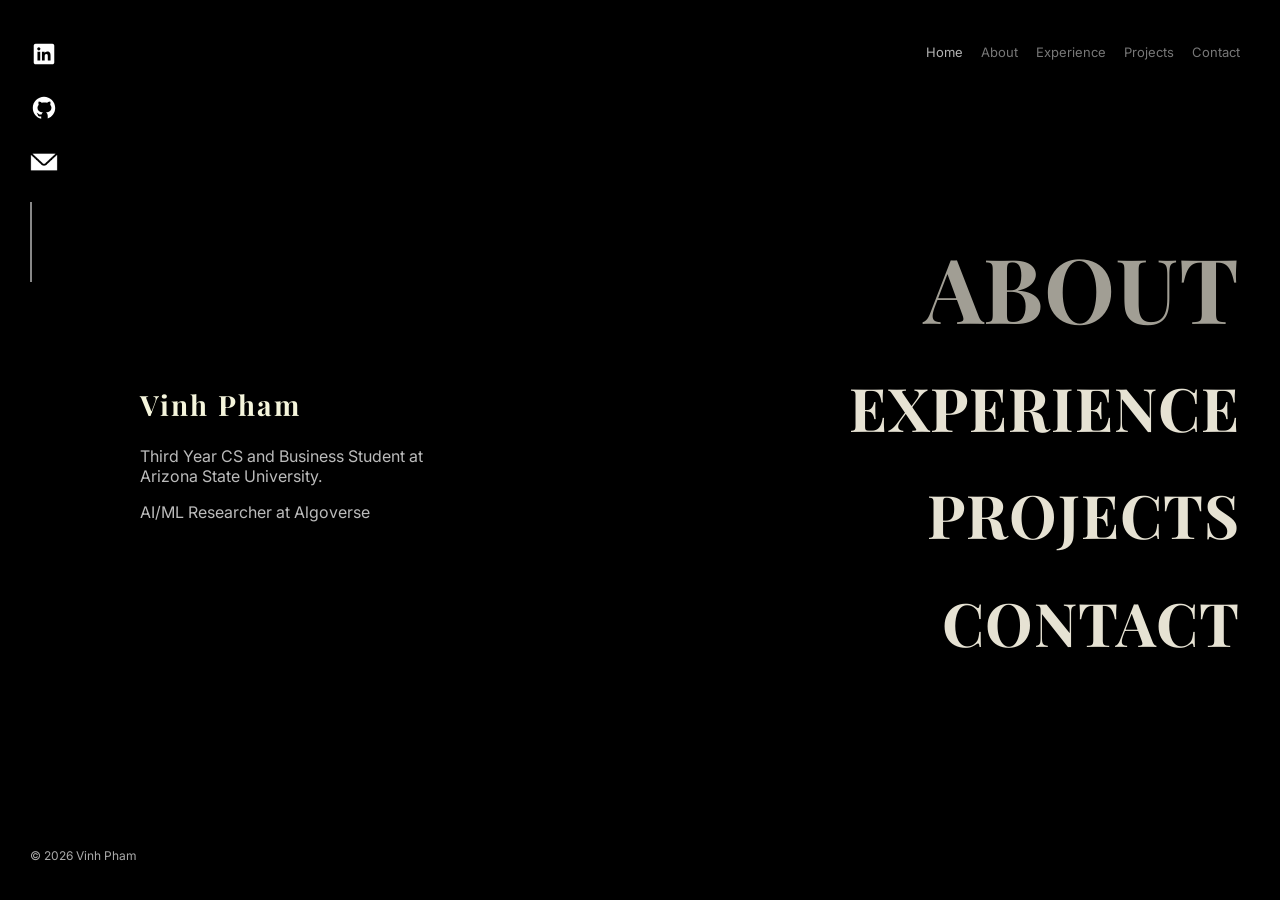
<file: index.html>
<!doctype html>
<html lang="en">
  <head>
    <meta charset="UTF-8" />
    <meta name="viewport" content="width=device-width, initial-scale=1.0" />
    <meta
      name="description"
      content="Portfolio of Vinh Pham showcasing projects, experience, and skills in software development and AI."
    />
    <meta
      name="keywords"
      content="portfolio, software developer, AI, machine learning, projects"
    />
    <meta name="author" content="Vinh Pham" />
    <title>Vinh Pham</title>
    <link rel="stylesheet" href="styles.css" />
    <link
      href="https://fonts.googleapis.com/css2?family=Inter:wght@300;400;500&family=Playfair+Display:wght@400;600&display=swap"
      rel="stylesheet"
    />
    <link rel="icon" type="image/png" href="images/favicon.png" />
    <!-- Google tag (gtag.js) -->
    <script
      async
      src="https://www.googletagmanager.com/gtag/js?id=G-CJFFTDX74D"
    ></script>
    <script>
      window.dataLayer = window.dataLayer || [];
      function gtag() {
        dataLayer.push(arguments);
      }
      gtag("js", new Date());

      gtag("config", "G-CJFFTDX74D");
    </script>
  </head>
  <!-- Updated Image Names -->
  <body>
    <!-- NAV (minimal, top-right) -->
    <nav class="top-nav">
      <ul>
        <li><a href="index.html" class="active">Home</a></li>
        <li><a href="about.html">About</a></li>
        <li><a href="experience.html">Experience</a></li>
        <li><a href="projects.html">Projects</a></li>
        <li><a href="contact.html">Contact</a></li>
      </ul>
    </nav>

    <!-- SIDE ICONS -->
    <div class="side-icons">
      <a
        href="https://www.linkedin.com/in/vinhhphvm/"
        target="_blank"
        rel="noopener noreferrer"
      >
        <img src="images/LinkedIn.svg" alt="LinkedIn" />
      </a>
      <a
        href="https://github.com/vinhhphvm"
        target="_blank"
        rel="noopener noreferrer"
      >
        <img src="images/GitHub.svg" alt="GitHub" />
      </a>
      <a href="contact.html">
        <img src="images/email.png" alt="Email" />
      </a>
    </div>

    <main>
      <section class="hero-split hero-home">
        <!-- LEFT -->
        <div class="hero-left">
          <div>
            <h1>Vinh Pham</h1>
            <p>
              Third Year CS and Business Student at Arizona State University.
            </p>
            <p>AI/ML Researcher at Algoverse</p>
          </div>
        </div>

        <!-- RIGHT -->
        <div class="hero-right">
          <h2><a href="about.html">ABOUT</a></h2>
          <h2><a href="experience.html">EXPERIENCE</a></h2>
          <h2><a href="projects.html">PROJECTS</a></h2>
          <h2><a href="contact.html">CONTACT</a></h2>
        </div>
      </section>
    </main>

    <!-- FOOTER -->
    <footer class="site-footer">
      <p>© 2026 Vinh Pham</p>
    </footer>
  </body>
</html>
</file>
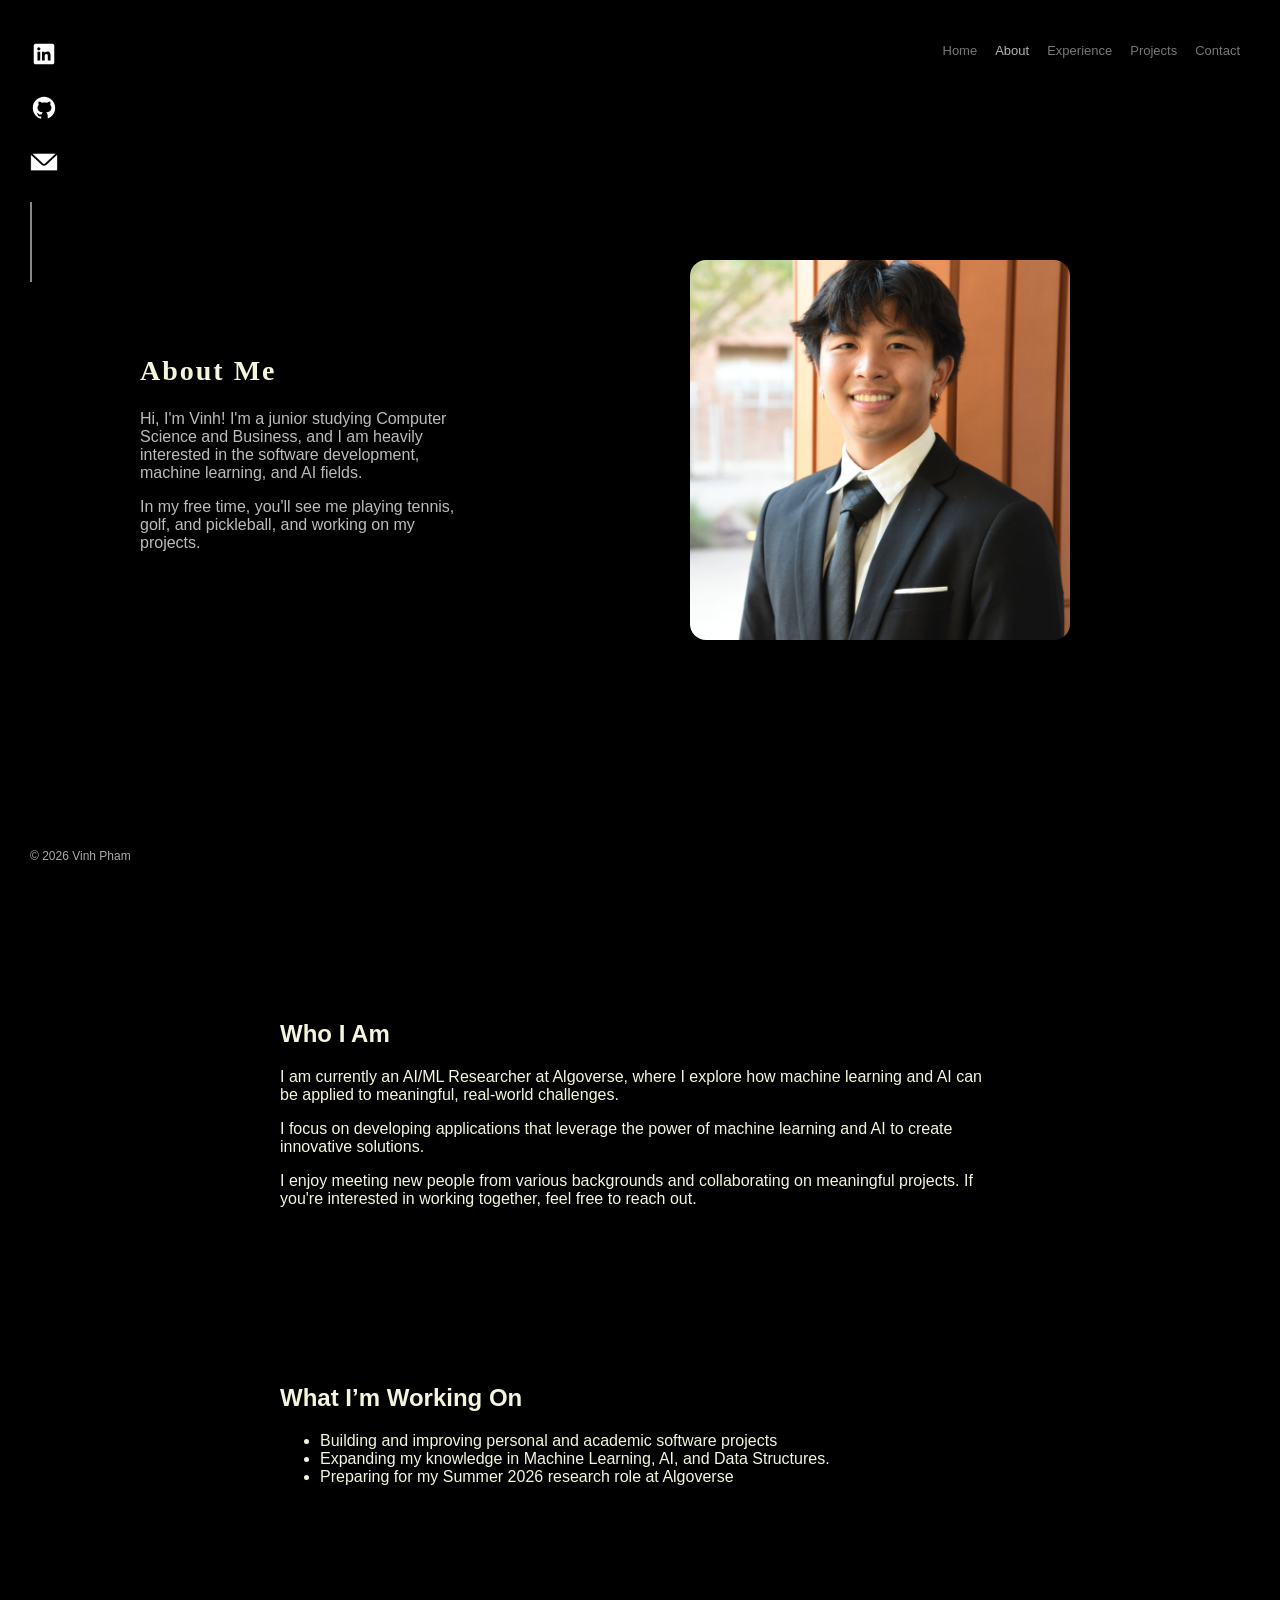
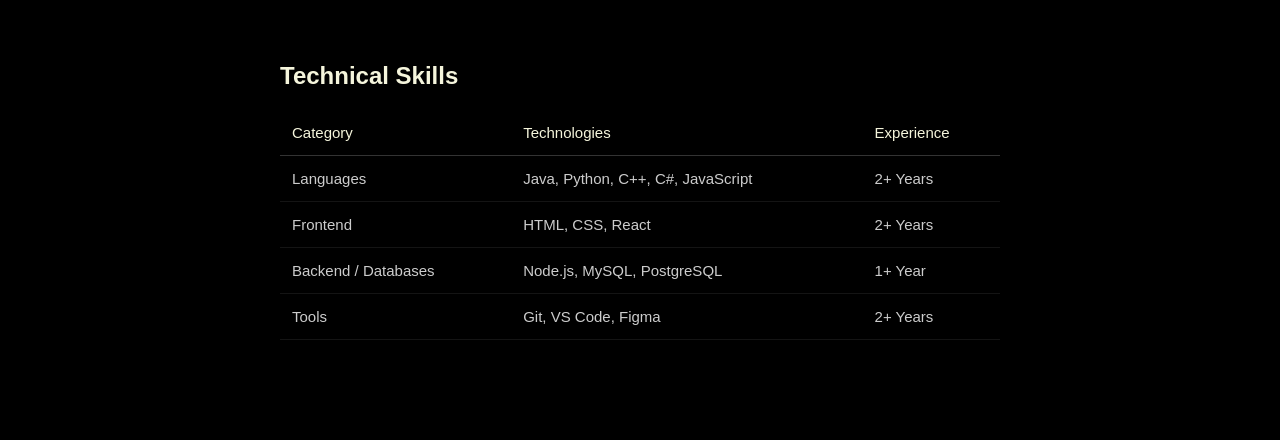
<file: about.html>
<!doctype html>
<html lang="en">
  <head>
    <meta charset="UTF-8" />
    <meta name="viewport" content="width=device-width, initial-scale=1.0" />
    <meta
      name="description"
      content="Portfolio of Vinh Pham showcasing projects, experience, and skills in software development and AI."
    />
    <meta
      name="keywords"
      content="portfolio, software developer, AI, machine learning, projects"
    />
    <meta name="author" content="Vinh Pham" />
    <title>Vinh Pham | About</title>
    <link rel="stylesheet" href="styles.css" />
    <link rel="icon" type="image/png" href="images/favicon.png" />
    <!-- Google tag (gtag.js) -->
    <script
      async
      src="https://www.googletagmanager.com/gtag/js?id=G-CJFFTDX74D"
    ></script>
    <script>
      window.dataLayer = window.dataLayer || [];
      function gtag() {
        dataLayer.push(arguments);
      }
      gtag("js", new Date());

      gtag("config", "G-CJFFTDX74D");
    </script>
  </head>

  <body>
    <!-- NAV -->
    <nav class="top-nav">
      <ul>
        <li><a href="index.html">Home</a></li>
        <li><a class="active" href="about.html">About</a></li>
        <li><a href="experience.html">Experience</a></li>
        <li><a href="projects.html">Projects</a></li>
        <li><a href="contact.html">Contact</a></li>
      </ul>
    </nav>

    <!-- SIDE ICONS -->
    <div class="side-icons">
      <a
        href="https://www.linkedin.com/in/vinhhphvm/"
        target="_blank"
        rel="noopener noreferrer"
      >
        <img src="images/LinkedIn.svg" alt="LinkedIn" />
      </a>
      <a
        href="https://github.com/vinhhphvm"
        target="_blank"
        rel="noopener noreferrer"
      >
        <img src="images/GitHub.svg" alt="GitHub" />
      </a>
      <a href="contact.html">
        <img src="images/email.png" alt="Email" />
      </a>
    </div>

    <main>
      <!-- HERO TITLE -->
      <section class="hero-split">
        <div class="hero-left">
          <div>
            <h1>About Me</h1>
            <p>
              Hi, I'm Vinh! I'm a junior studying Computer Science and Business,
              and I am heavily interested in the software development, machine
              learning, and AI fields.
            </p>
            <p>
              In my free time, you'll see me playing tennis, golf, and
              pickleball, and working on my projects.
            </p>
          </div>
        </div>

        <div class="hero-right about-right">
          <img
            src="images/Headshot.jpg"
            alt="Profile Picture"
            class="about-img"
          />
        </div>
      </section>

      <!-- MAIN CONTENT -->
      <section class="content-section fade-in">
        <h2>Who I Am</h2>
        <p>
          I am currently an AI/ML Researcher at Algoverse, where I explore how
          machine learning and AI can be applied to meaningful, real-world
          challenges.
        </p>
        <p>
          I focus on developing applications that leverage the power of machine
          learning and AI to create innovative solutions.
        </p>

        <p>
          I enjoy meeting new people from various backgrounds and collaborating
          on meaningful projects. If you're interested in working together, feel
          free to reach out.
        </p>
      </section>

      <section class="content-section fade-in">
        <h2>What I’m Working On</h2>
        <ul>
          <li>
            Building and improving personal and academic software projects
          </li>
          <li>
            Expanding my knowledge in Machine Learning, AI, and Data Structures.
          </li>
          <li>Preparing for my Summer 2026 research role at Algoverse</li>
        </ul>
      </section>

      <section class="content-section fade-in">
        <h2>Technical Skills</h2>

        <table class="skills-table">
          <tr>
            <th>Category</th>
            <th>Technologies</th>
            <th>Experience</th>
          </tr>

          <tr>
            <td>Languages</td>
            <td>Java, Python, C++, C#, JavaScript</td>
            <td>2+ Years</td>
          </tr>

          <tr>
            <td>Frontend</td>
            <td>HTML, CSS, React</td>
            <td>2+ Years</td>
          </tr>

          <tr>
            <td>Backend / Databases</td>
            <td>Node.js, MySQL, PostgreSQL</td>
            <td>1+ Year</td>
          </tr>

          <tr>
            <td>Tools</td>
            <td>Git, VS Code, Figma</td>
            <td>2+ Years</td>
          </tr>
        </table>
      </section>
    </main>

    <!-- FOOTER -->
    <footer class="site-footer">
      <p>© 2026 Vinh Pham</p>
    </footer>

    <!-- PAGE TRANSITION SCRIPT -->
    <script>
      document.querySelectorAll("a").forEach((link) => {
        link.addEventListener("click", function (e) {
          if (this.href && this.href.includes(".html")) {
            e.preventDefault();
            document.body.classList.add("fade-out");

            setTimeout(() => {
              window.location = this.href;
            }, 300);
          }
        });
      });
    </script>

    <script>
      const elements = document.querySelectorAll(".fade-in");

      const observer = new IntersectionObserver(
        (entries) => {
          entries.forEach((entry) => {
            if (entry.isIntersecting) {
              entry.target.classList.add("show");
            }
          });
        },
        { threshold: 0.2 },
      );

      elements.forEach((el) => observer.observe(el));
    </script>
  </body>
</html>
</file>
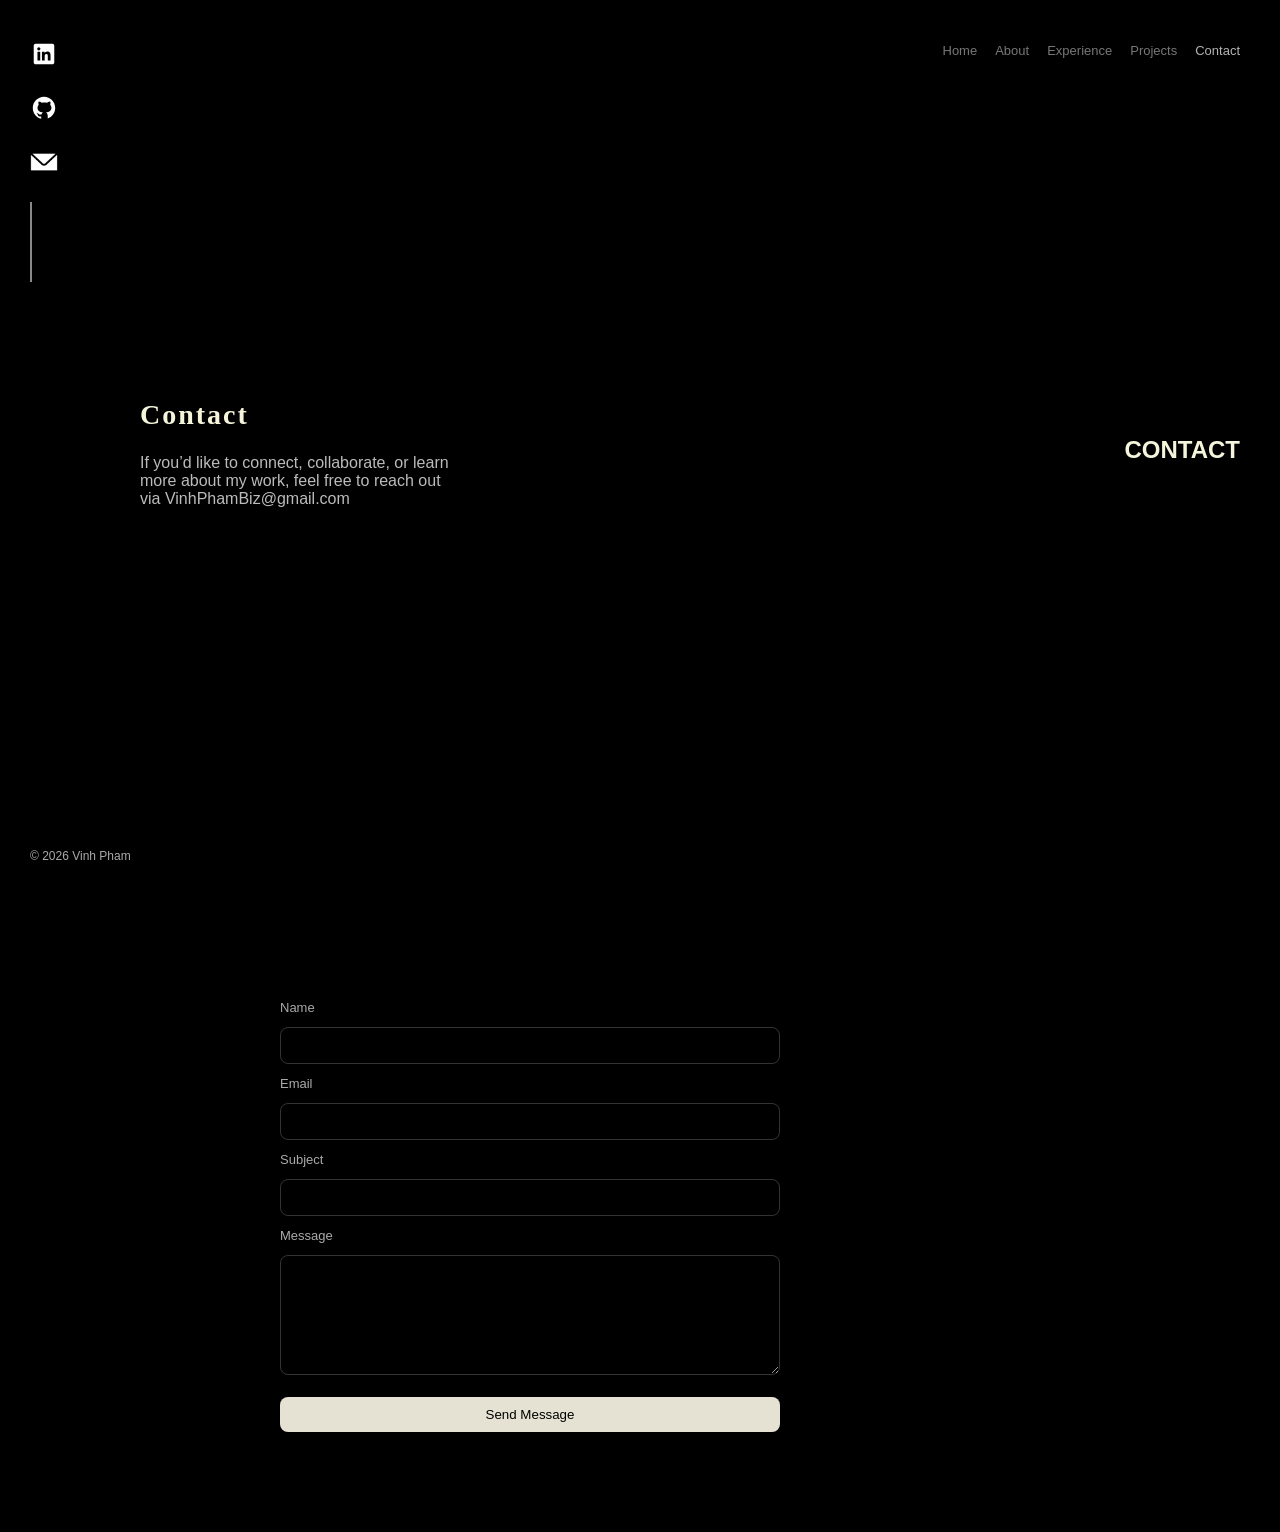
<file: contact.html>
<!doctype html>
<html lang="en">
  <head>
    <meta charset="UTF-8" />
    <meta name="viewport" content="width=device-width, initial-scale=1.0" />
    <meta
      name="description"
      content="Portfolio of Vinh Pham showcasing projects, experience, and skills in software development and AI."
    />
    <meta
      name="keywords"
      content="portfolio, software developer, AI, machine learning, projects"
    />
    <meta name="author" content="Vinh Pham" />
    <title>Vinh Pham | Contact</title>
    <link rel="stylesheet" href="styles.css" />
    <link rel="icon" type="image/png" href="images/favicon.png" />
    <!-- Google tag (gtag.js) -->
    <script
      async
      src="https://www.googletagmanager.com/gtag/js?id=G-CJFFTDX74D"
    ></script>
    <script>
      window.dataLayer = window.dataLayer || [];
      function gtag() {
        dataLayer.push(arguments);
      }
      gtag("js", new Date());

      gtag("config", "G-CJFFTDX74D");
    </script>
  </head>

  <body>
    <!-- NAV -->
    <nav class="top-nav">
      <ul>
        <li><a href="index.html">Home</a></li>
        <li><a href="about.html">About</a></li>
        <li><a href="experience.html">Experience</a></li>
        <li><a href="projects.html">Projects</a></li>
        <li><a class="active" href="contact.html">Contact</a></li>
      </ul>
    </nav>

    <!-- SIDE ICONS -->
    <div class="side-icons">
      <a href="https://www.linkedin.com/in/vinhhphvm/" target="_blank">
        <img src="images/LinkedIn.svg" />
      </a>
      <a href="https://github.com/vinhhphvm" target="_blank">
        <img src="images/GitHub.svg" />
      </a>
      <a href="contact.html">
        <img src="images/email.png" />
      </a>
    </div>

    <main>
      <!-- HERO -->
      <section class="hero-split">
        <div class="hero-left">
          <h1>Contact</h1>
          <p>
            If you’d like to connect, collaborate, or learn more about my work,
            feel free to reach out via VinhPhamBiz@gmail.com
          </p>
        </div>

        <div class="hero-right">
          <h2>CONTACT</h2>
        </div>
      </section>

      <!-- FORM -->
      <section class="content-section fade-in">
        <form class="contact-form" action="#">
          <label for="name">Name</label>
          <input type="text" id="name" name="name" required />

          <label for="email">Email</label>
          <input type="email" id="email" name="email" required />

          <label for="subject">Subject</label>
          <input type="text" id="subject" name="subject" required />

          <label for="message">Message</label>
          <textarea id="message" name="message" required></textarea>

          <button type="submit">Send Message</button>
        </form>
      </section>
    </main>

    <!-- FOOTER -->
    <footer class="site-footer">
      <p>© 2026 Vinh Pham</p>
    </footer>

    <!-- TRANSITION + SCROLL ANIMATION -->
    <script>
      document.querySelectorAll("a").forEach((link) => {
        link.addEventListener("click", function (e) {
          if (this.href && this.href.includes(".html")) {
            e.preventDefault();
            document.body.classList.add("fade-out");

            setTimeout(() => {
              window.location = this.href;
            }, 300);
          }
        });
      });

      const elements = document.querySelectorAll(".fade-in");

      const observer = new IntersectionObserver(
        (entries) => {
          entries.forEach((entry) => {
            if (entry.isIntersecting) {
              entry.target.classList.add("show");
            }
          });
        },
        { threshold: 0.2 },
      );

      elements.forEach((el) => observer.observe(el));
    </script>
  </body>
</html>
</file>
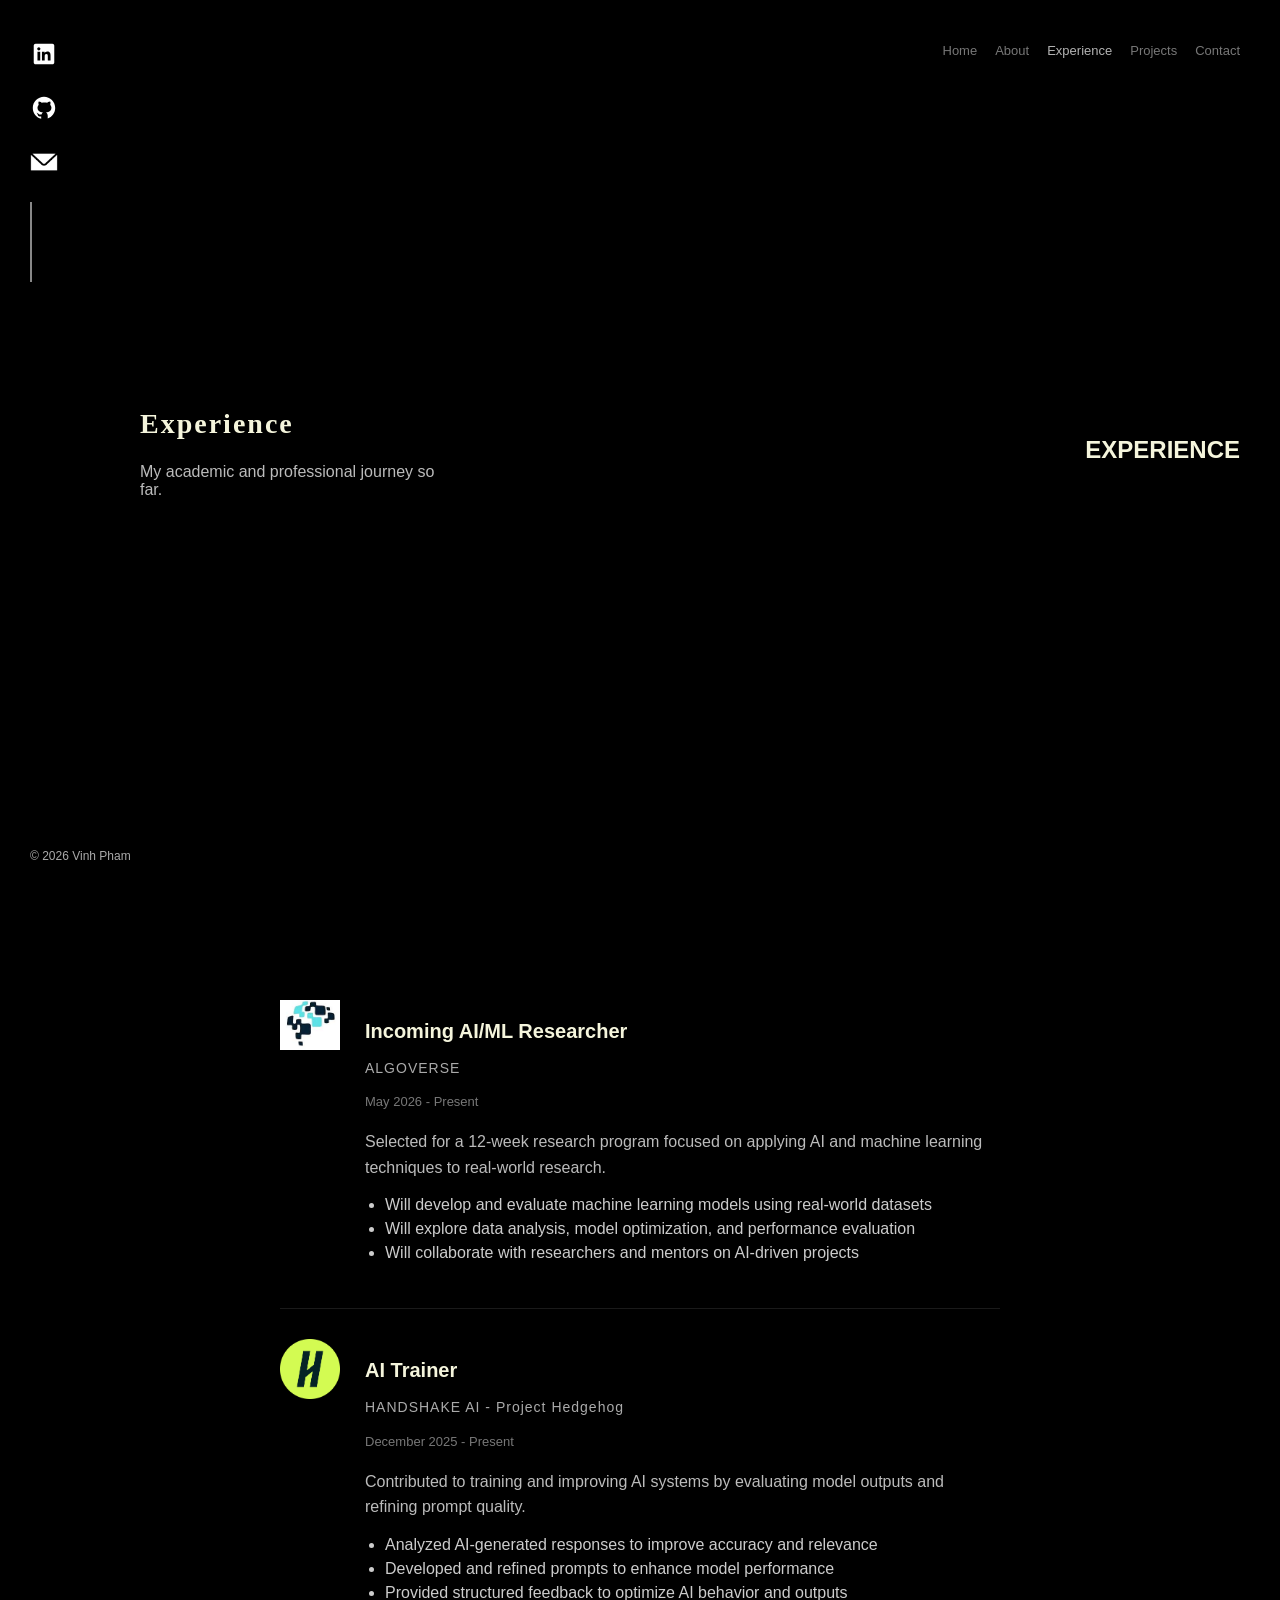
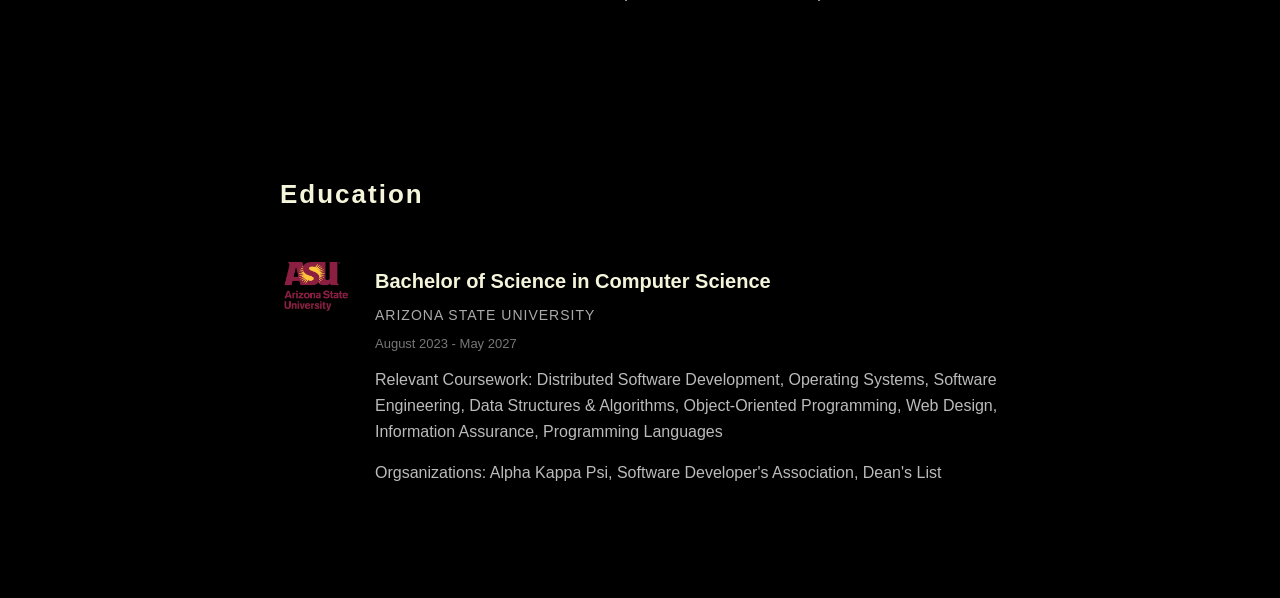
<file: experience.html>
<!doctype html>
<html lang="en">
  <head>
    <meta charset="UTF-8" />
    <meta name="viewport" content="width=device-width, initial-scale=1.0" />
    <meta
      name="description"
      content="Portfolio of Vinh Pham showcasing projects, experience, and skills in software development and AI."
    />
    <meta
      name="keywords"
      content="portfolio, software developer, AI, machine learning, projects"
    />
    <meta name="author" content="Vinh Pham" />
    <title>Vinh Pham | Experience</title>
    <link rel="stylesheet" href="styles.css" />
    <link rel="icon" type="image/png" href="images/favicon.png" />
    <!-- Google tag (gtag.js) -->
    <script
      async
      src="https://www.googletagmanager.com/gtag/js?id=G-CJFFTDX74D"
    ></script>
    <script>
      window.dataLayer = window.dataLayer || [];
      function gtag() {
        dataLayer.push(arguments);
      }
      gtag("js", new Date());

      gtag("config", "G-CJFFTDX74D");
    </script>
  </head>

  <body>
    <!-- NAV -->
    <nav class="top-nav">
      <ul>
        <li><a href="index.html">Home</a></li>
        <li><a href="about.html">About</a></li>
        <li><a class="active" href="experience.html">Experience</a></li>
        <li><a href="projects.html">Projects</a></li>
        <li><a href="contact.html">Contact</a></li>
      </ul>
    </nav>

    <!-- SIDE ICONS -->
    <div class="side-icons">
      <a href="https://www.linkedin.com/in/vinhhphvm/" target="_blank">
        <img src="images/LinkedIn.svg" />
      </a>
      <a href="https://github.com/vinhhphvm" target="_blank">
        <img src="images/GitHub.svg" />
      </a>
      <a href="contact.html">
        <img src="images/email.png" />
      </a>
    </div>

    <main>
      <!-- HERO -->
      <section class="hero-split">
        <div class="hero-left">
          <h1>Experience</h1>
          <p>My academic and professional journey so far.</p>
        </div>

        <div class="hero-right">
          <h2>EXPERIENCE</h2>
        </div>
      </section>

      <section class="content-section fade-in">
        <!-- Job 1 -->
        <div class="experience-row">
          <div class="experience-logo">
            <img src="images/algoverse.jpeg" alt="Algoverse Logo" />
          </div>

          <div class="experience-text">
            <h3>Incoming AI/ML Researcher</h3>
            <p class="company">ALGOVERSE</p>
            <p class="date">May 2026 - Present</p>

            <p>
              Selected for a 12-week research program focused on applying AI and
              machine learning techniques to real-world research.
            </p>

            <ul>
              <li>
                Will develop and evaluate machine learning models using
                real-world datasets
              </li>
              <li>
                Will explore data analysis, model optimization, and performance
                evaluation
              </li>
              <li>
                Will collaborate with researchers and mentors on AI-driven
                projects
              </li>
            </ul>
          </div>
        </div>

        <!-- Divider -->
        <div class="exp-divider"></div>

        <!-- Job 2 -->
        <div class="experience-row">
          <div class="experience-logo">
            <img src="images/handshake.png" alt="Handshake Logo" />
          </div>

          <div class="experience-text">
            <h3>AI Trainer</h3>
            <p class="company">HANDSHAKE AI - Project Hedgehog</p>
            <p class="date">December 2025 - Present</p>

            <p>
              Contributed to training and improving AI systems by evaluating
              model outputs and refining prompt quality.
            </p>

            <ul>
              <li>
                Analyzed AI-generated responses to improve accuracy and
                relevance
              </li>
              <li>
                Developed and refined prompts to enhance model performance
              </li>
              <li>
                Provided structured feedback to optimize AI behavior and outputs
              </li>
            </ul>
          </div>
        </div>
      </section>

      <section class="content-section fade-in">
        <h2 class="education-title">Education</h2>

        <div class="education-row">
          <!-- LEFT: LOGO -->
          <div class="education-logo">
            <img src="images/asu.png" alt="ASU Logo" />
          </div>

          <!-- RIGHT: TEXT -->
          <div class="education-text">
            <h3>Bachelor of Science in Computer Science</h3>
            <p class="school">ARIZONA STATE UNIVERSITY</p>
            <p class="date">August 2023 - May 2027</p>

            <p class="coursework">
              Relevant Coursework: Distributed Software Development, Operating
              Systems, Software Engineering, Data Structures & Algorithms,
              Object-Oriented Programming, Web Design, Information Assurance,
              Programming Languages
            </p>

            <p class="coursework">
              Orgsanizations: Alpha Kappa Psi, Software Developer's Association,
              Dean's List
            </p>
          </div>
        </div>
      </section>
    </main>

    <!-- FOOTER -->
    <footer class="site-footer">
      <p>© 2026 Vinh Pham</p>
    </footer>

    <!-- ANIMATIONS -->
    <script>
      document.querySelectorAll("a").forEach((link) => {
        link.addEventListener("click", function (e) {
          if (this.href && this.href.includes(".html")) {
            e.preventDefault();
            document.body.classList.add("fade-out");

            setTimeout(() => {
              window.location = this.href;
            }, 300);
          }
        });
      });

      const elements = document.querySelectorAll(".fade-in");

      const observer = new IntersectionObserver(
        (entries) => {
          entries.forEach((entry) => {
            if (entry.isIntersecting) {
              entry.target.classList.add("show");
            }
          });
        },
        { threshold: 0.2 },
      );

      elements.forEach((el) => observer.observe(el));
    </script>
  </body>
</html>
</file>
<file: styles.css>
* {
  box-sizing: border-box;
}

/* =========================
   BODY + PAGE TRANSITIONS
========================= */
body {
  margin: 0;
  opacity: 0;
  font-family: "Inter", sans-serif;
  background: #000;
  color: #f5f5dc;
  animation: fadeIn 0.3s ease forwards;
  transition: opacity 0.3s ease;
}

body.fade-out {
  opacity: 0;
}

/* =========================
   HERO
========================= */

a {
  color: inherit;
  text-decoration: none;
}
.hero-split {
  display: grid;
  grid-template-columns: 1fr 1.5fr;
  min-height: 100vh;
  align-items: center;
  padding: 40px;
}

.hero-left {
  padding-left: 100px;
  max-width: 420px;
}

.hero-left h1 {
  font-family: "Playfair Display", serif;
  font-size: 28px;
  letter-spacing: 2px;
}

.hero-left p {
  color: #bbb;
}

/* =========================
   HERO RIGHT (HOME ONLY)
========================= */
.hero-right {
  text-align: right;
  display: flex;
  flex-direction: column;
  gap: 10px;
}

.hero-right a {
  font-family: "Playfair Display", serif;
  display: inline-block;
  text-decoration: none;
  color: #e6e2d3;

  font-size: clamp(40px, 6vw, 60px);
  letter-spacing: 1px;
  line-height: 0.9;

  transition:
    transform 0.3s ease,
    opacity 0.3s ease,
    color 0.3s ease;
}

.hero-right a:hover {
  transform: translateX(20px);
  opacity: 1;
  color: #ffffff;
}

.hero-right:hover a {
  opacity: 0.3;
}

.hero-right a:hover {
  opacity: 1;
}

.hero-right h2:first-child a {
  opacity: 0.7;
  font-size: clamp(45px, 7vw, 90px);
}

/* RIGHT SIDE (ABOUT PAGE ONLY) */
.about-right {
  display: flex;
  justify-content: center;
  align-items: center;
  padding: 40px;
}

/* HEADSHOT */
.about-img {
  width: 100%;
  max-width: 380px; /* controls size */
  height: auto;

  border-radius: 16px;
  object-fit: cover;

  box-shadow: 0 20px 60px rgba(0, 0, 0, 0.6);

  transition: all 0.4s ease;
}

/* hover */
.about-img:hover {
  transform: scale(1.03);
  box-shadow: 0 25px 80px rgba(0, 0, 0, 0.8);
}

/* =========================
   SKILLS TABLE 
========================= */
.skills-table {
  width: 100%;
  border-collapse: collapse;
  margin-top: 20px;
  font-size: 15px;
}

.skills-table th,
.skills-table td {
  padding: 14px 12px;
  text-align: left;
}

.skills-table th {
  color: #f5f5dc;
  font-weight: 500;
  border-bottom: 1px solid rgba(255, 255, 255, 0.2);
}

.skills-table td {
  color: #ccc;
  border-bottom: 1px solid rgba(255, 255, 255, 0.08);
}

/* hover row */
.skills-table tr:hover td {
  background: rgba(255, 255, 255, 0.05);
}

/* =========================
   SCROLL FADE-IN 
========================= */
.fade-in {
  opacity: 0;
  transform: translateY(40px);
  transition:
    opacity 0.6s ease,
    transform 0.6s ease;
}

.fade-in.show {
  opacity: 1;
  transform: translateY(0);
}

/* =========================
   NAV
========================= */
.top-nav {
  position: fixed;
  top: 25px;
  right: 40px;
  z-index: 1000;
  opacity: 0.7;
}

.top-nav ul {
  display: flex;
  gap: 18px;
  list-style: none;
}

.top-nav a {
  color: #aaa;
  text-decoration: none;
  font-size: 13px;
}

.top-nav a:hover,
.top-nav a.active {
  color: #fff;
}

/* =========================
   SIDE ICONS
========================= */
.side-icons {
  position: fixed;
  top: 40px;
  left: 30px;
  display: flex;
  flex-direction: column;
  gap: 22px;
}

.side-icons img {
  width: 28px;
  transition: 0.3s;
}

.side-icons img:hover {
  transform: scale(1.2);
  filter: brightness(1.2);
}

.side-icons::after {
  content: "";
  width: 2px;
  height: 80px;
  background: #888;
}

/* =========================
   PROJECTS PAGE ONLY
========================= */
.projects-page .project-grid {
  display: grid;
  grid-template-columns: repeat(3, 1fr);
  gap: 30px;
  padding: 60px 40px;
}

.projects-page .project-card {
  display: block;
  padding: 20px;
  border-radius: 14px;
  text-decoration: none;
  color: inherit;
  position: relative;

  background: rgba(255, 255, 255, 0.02);
  border: 1px solid rgba(255, 255, 255, 0.08);

  transition: all 0.3s ease;

  /* animation ONLY on projects page */
  opacity: 0;
  transform: translateY(40px);
}

/* stagger */
.projects-page .project-grid.show .project-card {
  opacity: 1;
  transform: translateY(0);
  transition: all 0.6s ease;
}

.projects-page .project-grid.show .project-card:nth-child(1) {
  transition-delay: 0.1s;
}

.projects-page .project-grid.show .project-card:nth-child(2) {
  transition-delay: 0.25s;
}

.projects-page .project-grid.show .project-card:nth-child(3) {
  transition-delay: 0.4s;
}

/* image */
.projects-page .project-image {
  width: 100%;
  height: 200px; /* slightly taller for better fit */
  border-radius: 10px;
  overflow: hidden;
  margin-bottom: 15px;
  background: rgba(255, 255, 255, 0.05);
}

.projects-page .project-image img {
  width: 100%;
  height: 100%;
  object-fit: cover;
  object-position: center;
  padding: 0;
  filter: grayscale(100%);
  transition: 0.3s ease;
}

/* text */
.projects-page .project-card h3 {
  margin-bottom: 8px;
}

.projects-page .project-card p {
  color: #bbb;
  font-size: 14px;
}

/* hover reveal */
.projects-page .project-link {
  margin-top: 15px;
  font-size: 14px;
  color: #e6e2d3;
  opacity: 0;
  transform: translateX(-10px);
  transition: 0.3s;
}

.projects-page .project-card:hover .project-link {
  opacity: 1;
  transform: translateX(0);
}

/* hover effects */
.projects-page .project-card:hover {
  transform: translateY(-8px) scale(1.01);
  border-color: rgba(255, 255, 255, 0.3);
  box-shadow:
    0 0 40px rgba(230, 226, 211, 0.15),
    0 20px 60px rgba(0, 0, 0, 0.6);
}

.projects-page .project-card:hover img {
  filter: grayscale(0%);
  transform: scale(1.05);
}

.projects-page .project-card::before {
  content: "";
  position: absolute;
  inset: 0;
  background: radial-gradient(
    circle at top,
    rgba(255, 255, 255, 0.08),
    transparent 70%
  );
  opacity: 0;
  transition: 0.3s;
}

.projects-page .project-card:hover::before {
  opacity: 1;
}
/* =========================
   CONTENT SECTION
========================= */
.content-section {
  max-width: 800px;
  margin: 60px auto;
  padding: 40px;
}

/* =========================
   EXPERIENCE (MATCH EDUCATION)
========================= */

.experience-row {
  display: flex;
  gap: 25px;
  align-items: flex-start;
}

/* logo */
.experience-logo img {
  width: 60px;
  height: auto;
  object-fit: contain;
}

/* text */
.experience-text h3 {
  margin-bottom: 5px;
  font-size: 20px;
}

.experience-text .company {
  font-size: 14px;
  letter-spacing: 1px;
  color: #aaa;
  margin-bottom: 5px;
}

.experience-text .date {
  font-size: 13px;
  color: #777;
  margin-bottom: 10px;
}

.experience-text p {
  color: #bbb;
  line-height: 1.6;
}

.experience-text ul {
  padding-left: 20px;
  margin-top: 10px;
}

.experience-text li {
  margin-bottom: 6px;
  color: #ccc;
}

/* divider line */
.exp-divider {
  margin: 30px 0;
  border-bottom: 1px solid rgba(255, 255, 255, 0.1);
}

/* =========================
   EDUCATION 
========================= */

.education-title {
  margin-bottom: 40px;
  font-size: 26px;
  letter-spacing: 2px;
}

/* layout */
.education-row {
  display: flex;
  gap: 25px;
  align-items: flex-start;
}

/* logo */
.education-logo img {
  width: 70px;
  height: auto;
  object-fit: contain;
}

/* text */
.education-text h3 {
  margin-bottom: 5px;
  font-size: 20px;
}

.education-text .school {
  font-size: 14px;
  letter-spacing: 1px;
  color: #aaa;
  margin-bottom: 5px;
}

.education-text .date {
  font-size: 13px;
  color: #777;
  margin-bottom: 12px;
}

/* coursework */
.education-text .coursework {
  color: #bbb;
  line-height: 1.6;
  margin-bottom: 12px;
}

/* tags */
.education-tags span {
  display: inline-block;
  padding: 5px 10px;
  margin-right: 10px;
  font-size: 12px;

  border: 1px solid rgba(255, 255, 255, 0.2);
  border-radius: 4px;
  color: #ccc;
}

/* =========================
   CONTACT FORM
========================= */
.contact-form {
  display: flex;
  flex-direction: column;
  gap: 12px;
  max-width: 500px;
}

.contact-form label {
  font-size: 13px;
  color: #aaa;
}

.contact-form input,
.contact-form textarea {
  padding: 10px;
  border: 1px solid rgba(255, 255, 255, 0.2);
  border-radius: 8px;
  background: transparent;
  color: #f5f5dc;
  font-family: inherit;
}

.contact-form textarea {
  min-height: 120px;
  resize: vertical;
}

/* button */
.contact-form button {
  margin-top: 10px;
  padding: 10px;
  border: none;
  border-radius: 8px;
  background: #e6e2d3;
  color: #000;
  cursor: pointer;
  transition: 0.3s;
}

.contact-form button:hover {
  background: #ffffff;
}

video {
  border-radius: 12px;
  margin-top: 20px;
  box-shadow: 0 20px 60px rgba(0, 0, 0, 0.6);
}

/* =========================
   FOOTER
========================= */
.site-footer {
  position: fixed;
  left: 30px;
  bottom: 25px;
  font-size: 12px;
  color: #aaa;
}

/* =========================
   ANIMATIONS
========================= */
@keyframes fadeIn {
  to {
    opacity: 1;
  }
}

@keyframes cardFade {
  to {
    opacity: 1;
    transform: translateY(0);
  }
}

/* =========================
   MOBILE
========================= */
@media (max-width: 800px) {
  .project-grid {
    grid-template-columns: 1fr;
  }

  .hero-split {
    grid-template-columns: 1fr;
  }

  .hero-left {
    padding-left: 40px;
  }
}
</file>
